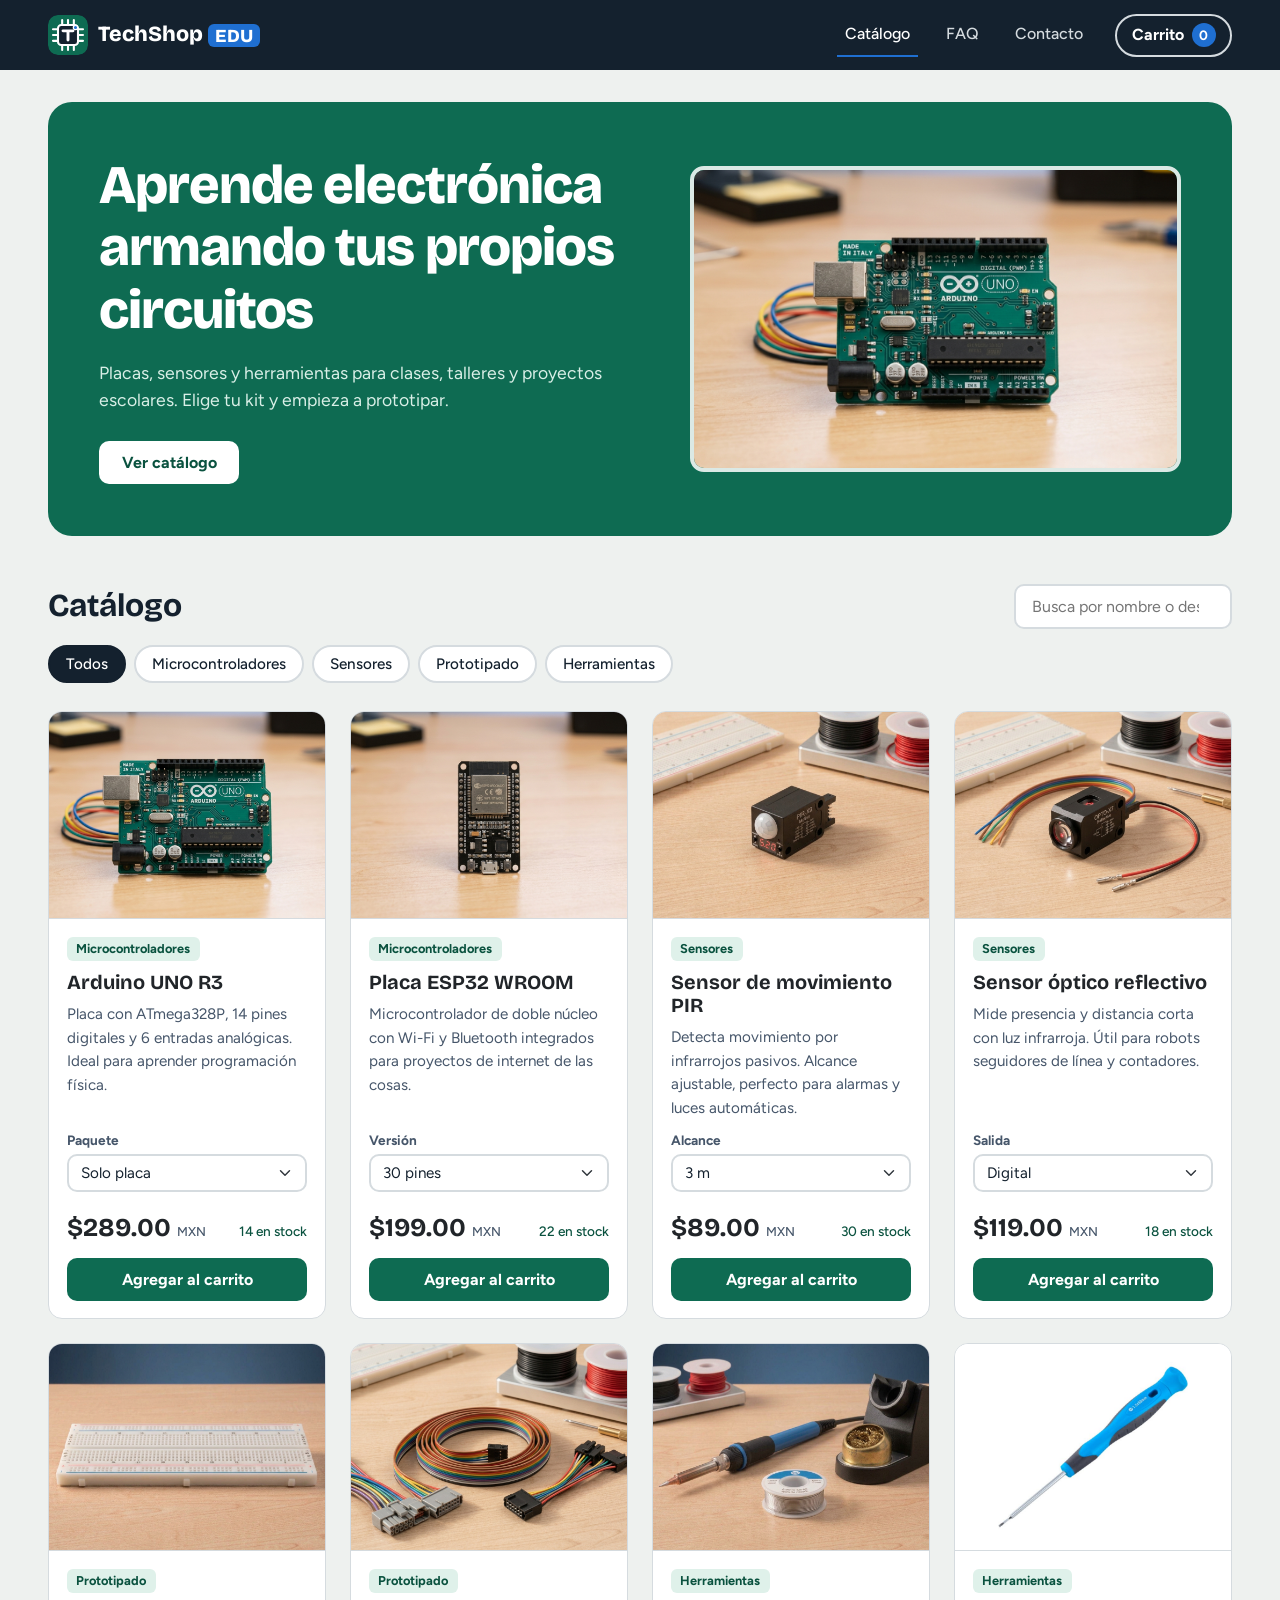
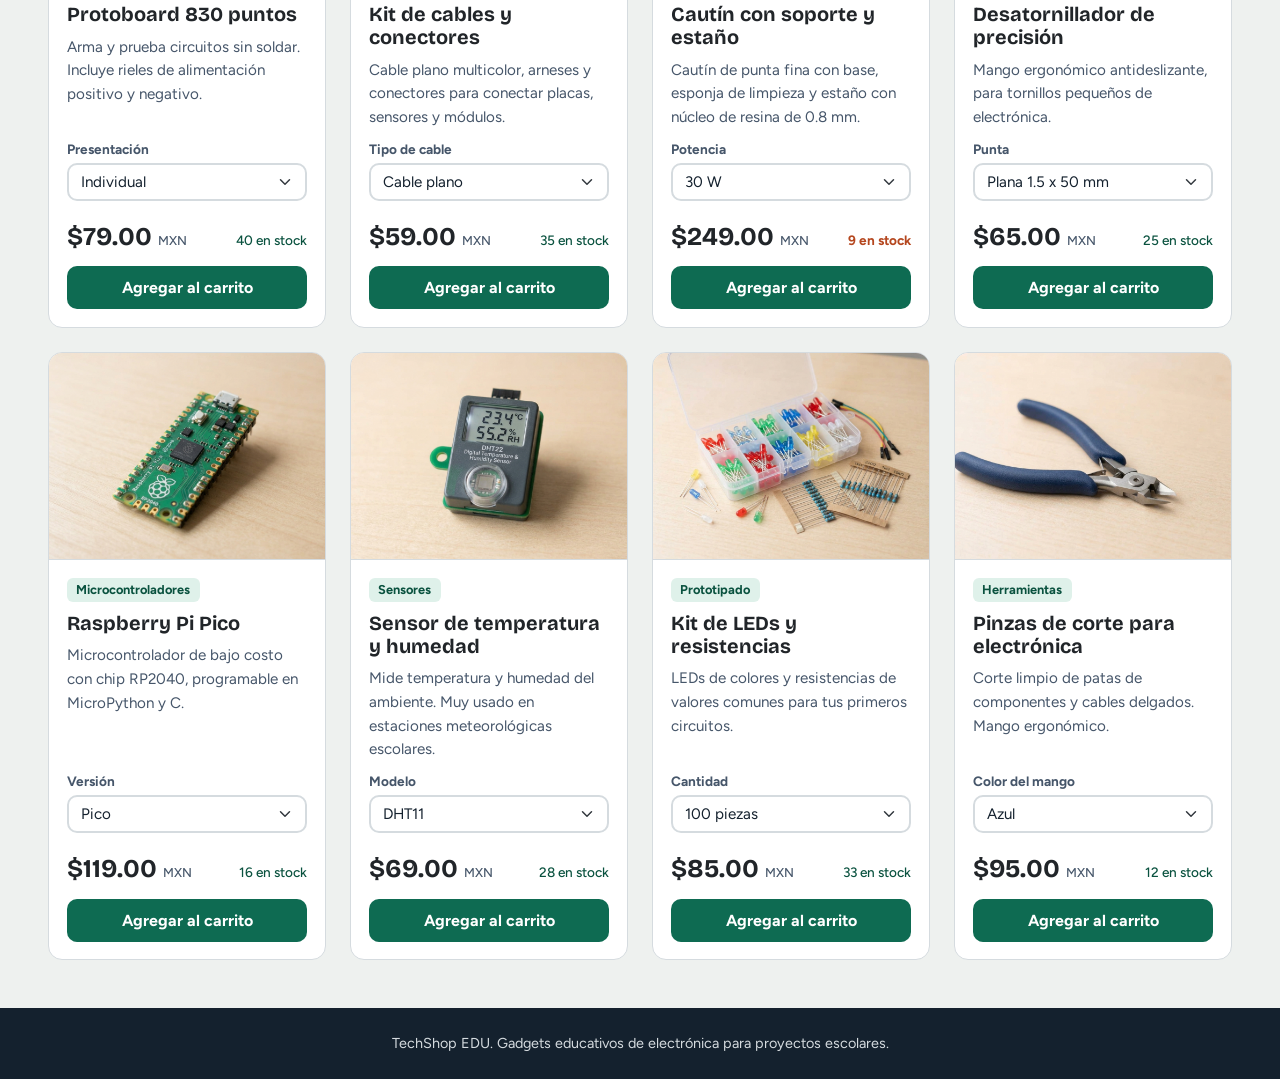
<file: tienda/tienda/index.html>
<!DOCTYPE html>
<html lang="es">
<head>
  <!-- Metadatos y configuración básica para el navegador -->
  <meta charset="UTF-8">
  <meta name="viewport" content="width=device-width, initial-scale=1">
  
  <!-- Título que se muestra en la pestaña del navegador -->
  <title>TechShop EDU | Gadgets educativos de electrónica</title>
  
  <!-- Icono (favicon) de la pestaña -->
  <link rel="icon" type="image/svg+xml" href="img/logo.svg">
  
  <!-- Fuentes de Google Fonts para la tipografía de la página -->
  <link rel="preconnect" href="https://fonts.googleapis.com">
  <link rel="preconnect" href="https://fonts.gstatic.com" crossorigin>
  <link href="https://fonts.googleapis.com/css2?family=Bricolage+Grotesque:wght@600;800&family=Figtree:wght@400;500;700&display=swap" rel="stylesheet">

  <!-- Estilos-->
  <link href="https://cdn.jsdelivr.net/npm/bootstrap@5.3.3/dist/css/bootstrap.min.css" rel="stylesheet">
  <link rel="stylesheet" href="css/estilos.css">
</head>
<body>

  <!-- ===== BARRA SUPERIOR (Nav) ===== -->
  <header>
    <nav class="navbar navbar-expand-lg barra" data-bs-theme="dark" aria-label="Principal">
      <a class="logo" href="index.html" aria-label="TechShop EDU, ir al inicio">
        <img src="img/logo.svg" alt="" width="40" height="40">
        <span class="logo__texto">TechShop <span class="logo__edu">EDU</span></span>
      </a>
      <!-- Botón del carrito-->
      <a class="btn-carrito order-1 order-lg-3" href="carrito.html" id="btn-carrito" aria-label="Ver carrito">
        Carrito
        <span class="badge" id="cart-badge">0</span>
      </a>

      <!-- Botón para abrir menú en dispositivos móviles-->
      <button class="navbar-toggler order-2 order-lg-4" type="button" data-bs-toggle="collapse" data-bs-target="#menu-principal"
              aria-controls="menu-principal" aria-expanded="false" aria-label="Abrir menú">
        <span class="navbar-toggler-icon"></span>
      </button>

      <!-- Enlaces principales del menú -->
      <div class="collapse navbar-collapse order-3 order-lg-2" id="menu-principal">
        <ul class="navbar-nav ms-lg-auto">
          <li class="nav-item"><a class="nav-link active" href="index.html" aria-current="page">Catálogo</a></li>
          <li class="nav-item"><a class="nav-link" href="faq.html">FAQ</a></li>
          <li class="nav-item"><a class="nav-link" href="contacto.html">Contacto</a></li>
        </ul>
      </div>
    </nav>
  </header>

  <!-- Main con el contenido principal-->
  <main>
    <!-- ===== PORTADA HERO===== -->
    <!-- Sección de bienvenida a la tienda -->
    <section class="portada">
      <div class="portada__texto">
        <h1>Aprende electrónica armando tus propios circuitos</h1>
        <p>Placas, sensores y herramientas para clases, talleres y proyectos escolares. Elige tu kit y empieza a prototipar.</p>
        <a class="btn btn--primario" href="#catalogo">Ver catálogo</a>
      </div>
      <!-- Imagen Hero-->
      <figure class="portada__imagen">
        <img src="img/arduino-uno.jpg" alt="Placa Arduino UNO sobre una mesa de trabajo">
      </figure>
    </section>

    <!-- ===== BUSCADOR Y FILTROS DEL CATÁLOGO ===== -->
    <section class="catalogo" id="catalogo">
      <div class="catalogo__cabecera">
        <h2>Catálogo</h2>
        <!-- Barra de búsqueda para filtrar productos por texto -->
        <label class="buscador">
          <span class="sr-only">Buscar productos</span>
          <input type="search" id="buscador" placeholder="Busca por nombre o descripción" autocomplete="off">
        </label>
      </div>

      <!-- Botones para filtrar los productos por categorías específicas -->
      <div class="filtros" role="group" aria-label="Filtrar por categoría">
        <button class="filtro is-activo" data-categoria="todos" aria-pressed="true">Todos</button>
        <button class="filtro" data-categoria="microcontroladores" aria-pressed="false">Microcontroladores</button>
        <button class="filtro" data-categoria="sensores" aria-pressed="false">Sensores</button>
        <button class="filtro" data-categoria="prototipado" aria-pressed="false">Prototipado</button>
        <button class="filtro" data-categoria="herramientas" aria-pressed="false">Herramientas</button>
      </div>

      <!-- Mensaje que se muestra solo si la búsqueda no arroja resultados -->
      <p class="vacio" id="sin-resultados" hidden>No encontramos productos con esa búsqueda. Prueba con otra palabra o elige "Todos".</p>

      <!-- ===== LISTA DE PRODUCTOS =====
           Contenedor donde se insertarán dinámicamente las tarjetas de los productos.
           Esto se genera desde el archivo js/catalogo.js -->
      <div class="grid" id="lista-productos"></div>

      <!-- Mensaje por si desactivan JS -->
      <noscript> 
        <p class="vacio">Para ver el catálogo necesitas activar JavaScript en tu navegador.</p>
      </noscript>
    </section>
  </main>

  <!-- ===== Notificación al agregar un producto al carrito (Solo sale al agregar y desaparece)===== -->
  <div class="toast-container position-fixed bottom-0 end-0 p-3">
    <div id="aviso-carrito" class="toast" role="status" aria-live="polite" aria-atomic="true">
      <div class="toast-header">
        <strong id="aviso-titulo" class="me-auto">Agregado al carrito</strong>
        <button type="button" class="btn-close" data-bs-dismiss="toast" aria-label="Cerrar aviso"></button>
      </div>
      <div class="toast-body">
        <p id="aviso-texto" class="mb-2"></p>
        <a id="aviso-enlace" href="carrito.html" class="btn btn--agregar">Ver carrito</a>
      </div>
    </div>
  </div>

  <!-- ===== Footer ===== -->
  <footer class="pie">
    <p>TechShop EDU. Gadgets educativos de electrónica para proyectos escolares.</p>
  </footer>

  <!-- ===== SCRIPTS ===== -->
  <!-- Librería de Bootstrap -->
  <script src="https://cdn.jsdelivr.net/npm/bootstrap@5.3.3/dist/js/bootstrap.bundle.min.js"></script>
  <!-- Script utilidades -->
  <script src="js/utilidades.js"></script>
  <!-- Script catalogo-->
  <script src="js/catalogo.js"></script>
</body>
</html>
</file>
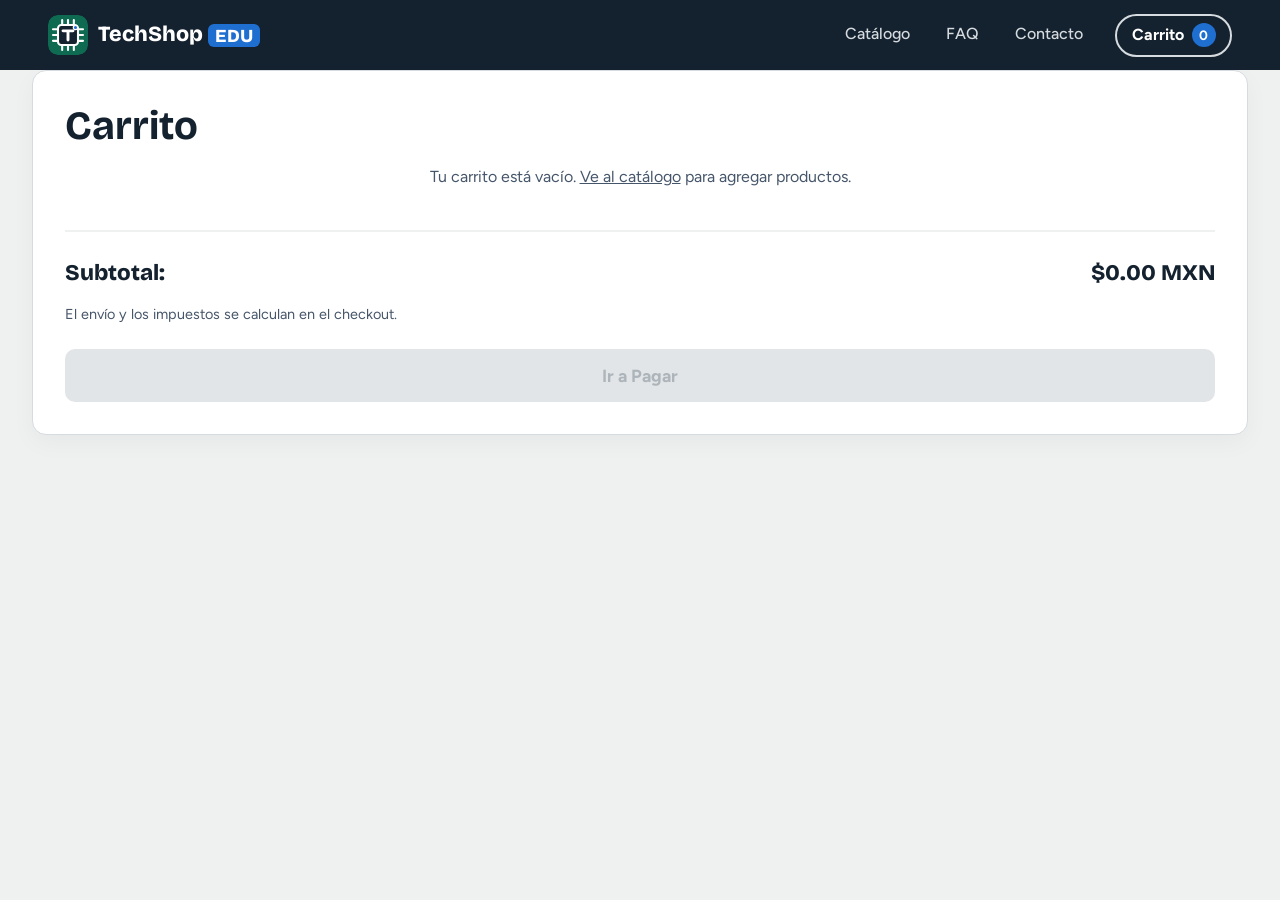
<file: tienda/tienda/carrito.html>
<!DOCTYPE html>
<html lang="es">

<head>
    <meta charset="UTF-8">
    <meta name="viewport" content="width=device-width, initial-scale=1.0">
    <title>TechShop EDU | Carrito</title>
    <link rel="icon" type="image/svg+xml" href="img/logo.svg">
    <link rel="preconnect" href="https://fonts.googleapis.com">
    <link rel="preconnect" href="https://fonts.gstatic.com" crossorigin>
    <link
        href="https://fonts.googleapis.com/css2?family=Bricolage+Grotesque:wght@600;800&family=Figtree:wght@400;500;700&display=swap"
        rel="stylesheet">
    <link href="https://cdn.jsdelivr.net/npm/bootstrap@5.3.3/dist/css/bootstrap.min.css" rel="stylesheet"
        integrity="sha384-QWTKZyjpPEjISv5WaRU9OFeRpok6YctnYmDr5pNlyT2bRjXh0JMhjY6hW+ALEwIH" crossorigin="anonymous">


    <link rel="stylesheet" href="css/estilos.css">
</head>

<body>
    <header>
        <nav class="navbar navbar-expand-lg barra" data-bs-theme="dark" aria-label="Principal">
            <a class="logo" href="index.html" aria-label="TechShop EDU, ir al inicio">
                <img src="img/logo.svg" alt="" width="40" height="40">
                <span class="logo__texto">TechShop <span class="logo__edu">EDU</span></span>
            </a>

            <!-- Botón del carrito: apunta a carrito.html y #cart-badge muestra cuántas piezas hay -->
            <a class="btn-carrito order-1 order-lg-3" href="carrito.html" id="btn-carrito" aria-label="Ver carrito">
                Carrito
                <span class="badge" id="cart-badge">0</span>
            </a>

            <button class="navbar-toggler order-2 order-lg-4" type="button" data-bs-toggle="collapse"
                data-bs-target="#menu-principal" aria-controls="menu-principal" aria-expanded="false"
                aria-label="Abrir menú">
                <span class="navbar-toggler-icon"></span>
            </button>

            <div class="collapse navbar-collapse order-3 order-lg-2" id="menu-principal">
                <ul class="navbar-nav ms-lg-auto">
                    <li class="nav-item"><a class="nav-link" href="index.html">Catálogo</a>
                    </li>
                    <li class="nav-item"><a class="nav-link" href="faq.html">FAQ</a></li>
                    <li class="nav-item"><a class="nav-link" href="contacto.html">Contacto</a></li>
                </ul>
            </div>
        </nav>
    </header>

    <!-- SECCION DEL CARRITO  -->
    <section class="carrito-seccion" id="carrito" aria-label="Carrito de compras">
        <h1>Carrito</h1>

        <div id="carrito-contenido" class="carrito__contenido">
            <p class="vacio" id="carrito-vacio">Tu carrito está vacío.</p>
        </div>

        <div class="carrito__totales">
            <div class="d-flex justify-content-between">
                <span>Subtotal:</span>
                <span id="carrito-total" aria-live="polite">$0.00</span>
            </div>
        </div>
        <p class="carrito__nota">El envío y los impuestos se calculan en el checkout.</p>


        <a href="checkout.html" class="btn btn--checkout" id="btn-checkout">Ir a Pagar</a>
    </section>
    <!-- FIN: SECCIÓN DEL CARRITO -->

    <script src="https://cdn.jsdelivr.net/npm/bootstrap@5.3.3/dist/js/bootstrap.bundle.min.js"></script>
    <script src="js/utilidades.js"></script>
    <script src="js/carrito.js"></script>
</body>

</html>
</file>
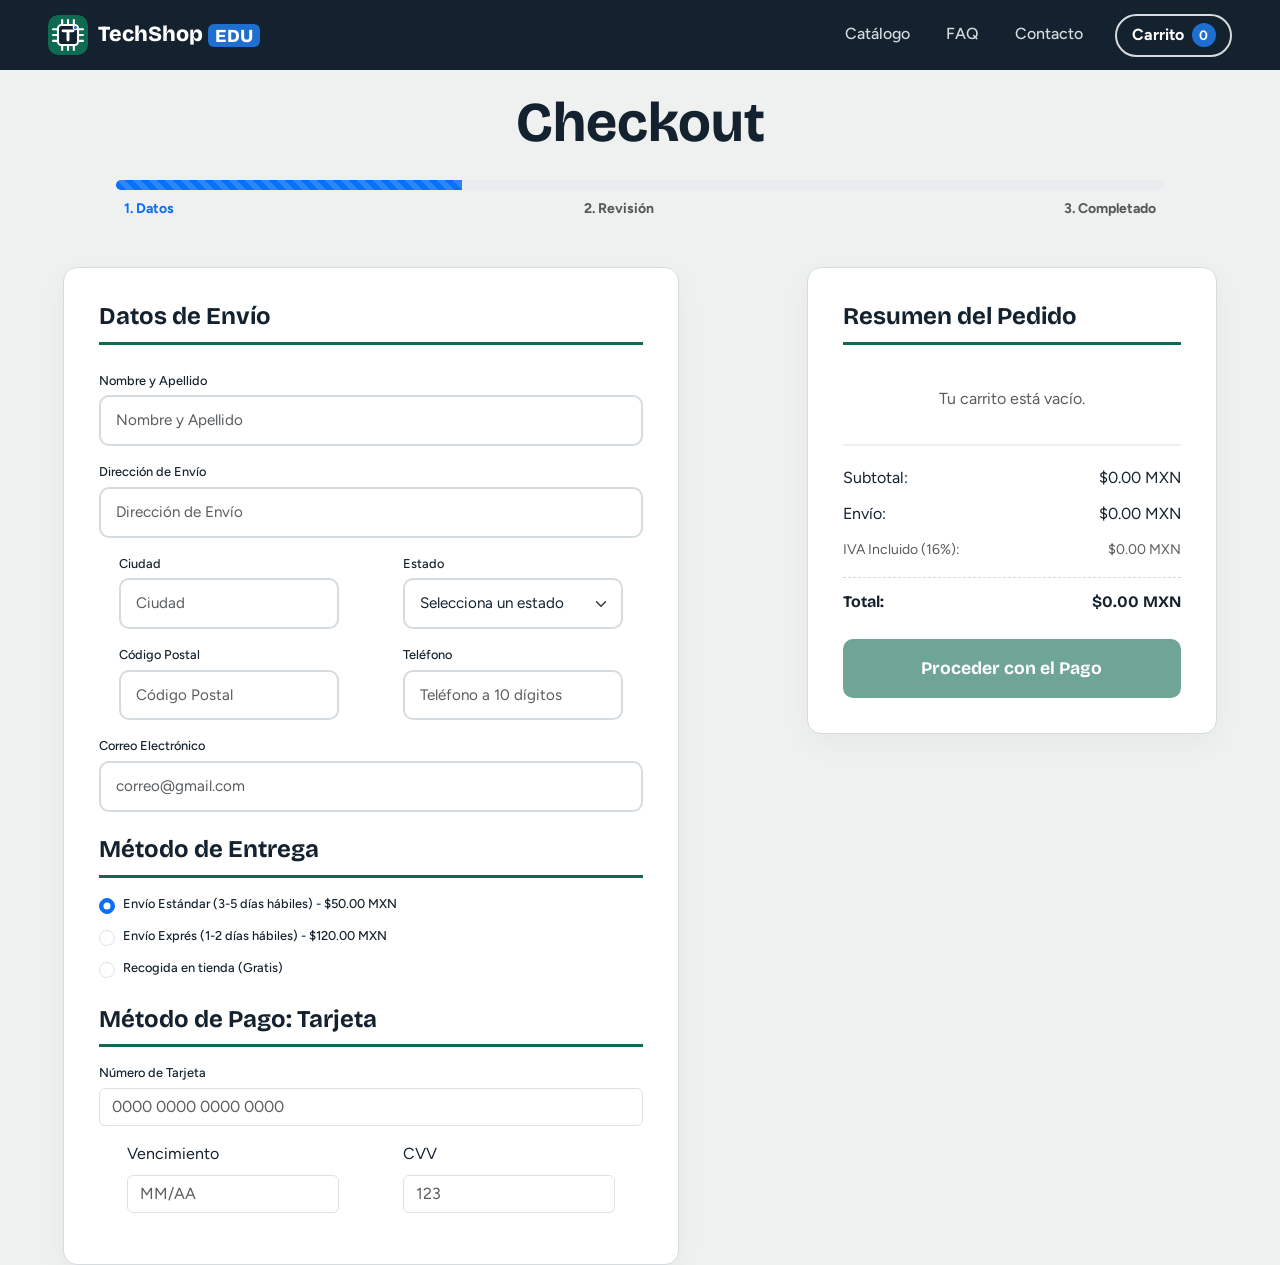
<file: tienda/tienda/checkout.html>
<!DOCTYPE html>
<html lang="es">

<head>
    <meta charset="UTF-8">
    <meta name="viewport" content="width=device-width, initial-scale=1.0">
    <title>TechShop EDU | Checkout</title>
    <link rel="icon" type="image/svg+xml" href="img/logo.svg">
    <link rel="preconnect" href="https://fonts.googleapis.com">
    <link rel="preconnect" href="https://fonts.gstatic.com" crossorigin>
    <link
        href="https://fonts.googleapis.com/css2?family=Bricolage+Grotesque:wght@600;800&family=Figtree:wght@400;500;700&display=swap"
        rel="stylesheet">
    <link href="https://cdn.jsdelivr.net/npm/bootstrap@5.3.3/dist/css/bootstrap.min.css" rel="stylesheet"
        integrity="sha384-QWTKZyjpPEjISv5WaRU9OFeRpok6YctnYmDr5pNlyT2bRjXh0JMhjY6hW+ALEwIH" crossorigin="anonymous">

    <link rel="stylesheet" href="css/estilos.css">
</head>

<body>
    <!-- Encabezado -->
    <header>
        <nav class="navbar navbar-expand-lg barra" data-bs-theme="dark" aria-label="Principal">
            <a class="logo" href="index.html" aria-label="TechShop EDU, ir al inicio">
                <img src="img/logo.svg" alt="" width="40" height="40">
                <span class="logo__texto">TechShop <span class="logo__edu">EDU</span></span>
            </a>

            <!-- Botón del carrito: apunta a carrito.html y #cart-badge muestra cuántas piezas hay -->
            <a class="btn-carrito order-1 order-lg-3" href="carrito.html" id="btn-carrito" aria-label="Ver carrito">
                Carrito
                <span class="badge" id="cart-badge">0</span>
            </a>

            <button class="navbar-toggler order-2 order-lg-4" type="button" data-bs-toggle="collapse"
                data-bs-target="#menu-principal" aria-controls="menu-principal" aria-expanded="false"
                aria-label="Abrir menú">
                <span class="navbar-toggler-icon"></span>
            </button>

            <div class="collapse navbar-collapse order-3 order-lg-2" id="menu-principal">
                <ul class="navbar-nav ms-lg-auto">
                    <li class="nav-item"><a class="nav-link" href="index.html">Catálogo</a>
                    </li>
                    <li class="nav-item"><a class="nav-link" href="faq.html">FAQ</a></li>
                    <li class="nav-item"><a class="nav-link" href="contacto.html">Contacto</a></li>
                </ul>
            </div>
        </nav>
    </header>

    <!-- Pagina principal -->
    <div class="container-fluid d-flex justify-content-center">
        <div class="contenido-principal row justify-content-center align-items-start m-0">
            <main class="">

                <h1 class="titulo text-center mb-4">Checkout</h1>

                <!-- Barra de Progreso -->
                <div class="position-relative mb-5 w-100 px-md-5" id="checkout-progress">
                    <div class="progress" role="progressbar" aria-label="Progreso del checkout" aria-valuenow="33" aria-valuemin="0" aria-valuemax="100" style="height: 10px;">
                        <div class="progress-bar progress-bar-striped progress-bar-animated bg-primary" id="barra-progreso" style="width: 33%"></div>
                    </div>
                    <div class="d-flex justify-content-between mt-2 text-muted small fw-bold px-2">
                        <span id="paso-1" class="text-primary">1. Datos</span>
                        <span id="paso-2">2. Revisión</span>
                        <span id="paso-3">3. Completado</span>
                    </div>
                </div>

                <!-- Fila principal que contiene las dos columnas (Formulario e Izquierda / Resumen a la Derecha) -->
                <div class="columnas row justify-content-between">

                    <!-- Columna Izquierda: Formulario de Envío y Pago -->
                    <div class="columna-envio col-12 col-md-7">
                        <div class="formulario">
                            <h3 class="">Datos de Envío</h3>
                            <form id="checkout-form">
                                <div class="campo-envio">
                                    <label for="nombre">Nombre y Apellido</label>
                                    <input type="text" id="nombre" name="nombre" class="input-envio form-control" placeholder="Nombre y Apellido"
                                        required>
                                </div>

                                <div class="campo-envio">
                                    <label for="direccion">Dirección de Envío</label>
                                    <input type="text" id="direccion" name="direccion" class="input-envio form-control"
                                        placeholder="Dirección de Envío" required>
                                </div>

                                <!-- Fila 1: Ciudad y Estado -->
                                <div class="row">
                                    <div class="col-12 col-sm-6 campo-envio">
                                        <label for="ciudad">Ciudad</label>
                                        <input type="text" id="ciudad" name="ciudad" class="input-envio form-control w-100" placeholder="Ciudad"
                                            required>
                                    </div>
                                    <div class="col-12 col-sm-6 campo-envio">
                                        <label for="estado">Estado</label>
                                        <select id="estado" name="estado" class="input-envio form-select w-100" required>
                                            <option value="" disabled selected>Selecciona un estado</option>
                                            <option value="Aguascalientes">Aguascalientes</option>
                                            <option value="Baja California">Baja California</option>
                                            <option value="Baja California Sur">Baja California Sur</option>
                                            <option value="Campeche">Campeche</option>
                                            <option value="Chiapas">Chiapas</option>
                                            <option value="Chihuahua">Chihuahua</option>
                                            <option value="Ciudad de México">Ciudad de México</option>

                                            <option value="Coahuila">Coahuila</option>
                                            <option value="Colima">Colima</option>
                                            <option value="Durango">Durango</option>
                                            <option value="Estado de México">Estado de México</option>
                                            <option value="Guanajuato">Guanajuato</option>
                                            <option value="Guerrero">Guerrero</option>
                                            <option value="Hidalgo">Hidalgo</option>
                                            <option value="Jalisco">Jalisco</option>
                                            <option value="Michoacán">Michoacán</option>
                                            <option value="Morelos">Morelos</option>
                                            <option value="Nayarit">Nayarit</option>
                                            <option value="Nuevo León">Nuevo León</option>
                                            <option value="Oaxaca">Oaxaca</option>
                                            <option value="Puebla">Puebla</option>
                                            <option value="Querétaro">Querétaro</option>
                                            <option value="Quintana Roo">Quintana Roo</option>
                                            <option value="San Luis Potosí">San Luis Potosí</option>
                                            <option value="Sinaloa">Sinaloa</option>
                                            <option value="Sonora">Sonora</option>
                                            <option value="Tabasco">Tabasco</option>
                                            <option value="Tamaulipas">Tamaulipas</option>
                                            <option value="Tlaxcala">Tlaxcala</option>
                                            <option value="Veracruz">Veracruz</option>
                                            <option value="Yucatán">Yucatán</option>
                                            <option value="Zacatecas">Zacatecas</option>
                                        </select>
                                    </div>
                                </div>

                                <!-- Fila 2: Código Postal y Teléfono -->
                                <div class="row">
                                    <div class="col-12 col-sm-6 campo-envio">
                                        <label for="cp">Código Postal</label>
                                        <input type="text" id="cp" name="cp" class="input-envio form-control w-100" placeholder="Código Postal"
                                            minlength="5" maxlength="5" pattern="\d{5}" title="El código postal debe ser de exactamente 5 dígitos" required>
                                    </div>
                                    <div class="col-12 col-sm-6 campo-envio">
                                        <label for="telefono">Teléfono</label>
                                        <input type="tel" id="telefono" name="telefono" class="input-envio form-control w-100" placeholder="Teléfono a 10 dígitos"
                                            minlength="10" maxlength="10" pattern="\d{10}" title="El teléfono debe tener exactamente 10 dígitos" required>
                                    </div>
                                </div>

                                <div class="campo-envio">
                                    <label for="correo">Correo Electrónico</label>
                                    <input type="email" id="correo" name="correo" class="input-envio form-control" placeholder="correo@gmail.com"
                                        required>
                                </div>

                                <!-- Método de Entrega -->
                                <h3 class="mb-3 mt-4">Método de Entrega</h3>
                                <div class="campo-envio mb-4">
                                    <div class="form-check mb-2">
                                        <input class="form-check-input" type="radio" name="metodoEntrega" id="entrega-estandar" value="estandar" checked required>
                                        <label class="form-check-label" for="entrega-estandar">
                                            Envío Estándar (3-5 días hábiles) - $50.00 MXN
                                        </label>
                                    </div>
                                    <div class="form-check mb-2">
                                        <input class="form-check-input" type="radio" name="metodoEntrega" id="entrega-expres" value="expres">
                                        <label class="form-check-label" for="entrega-expres">
                                            Envío Exprés (1-2 días hábiles) - $120.00 MXN
                                        </label>
                                    </div>
                                    <div class="form-check mb-2">
                                        <input class="form-check-input" type="radio" name="metodoEntrega" id="entrega-tienda" value="tienda">
                                        <label class="form-check-label" for="entrega-tienda">
                                            Recogida en tienda (Gratis)
                                        </label>
                                    </div>
                                </div>

                                <h3 class="mb-3">Método de Pago: Tarjeta</h3>

                                <!-- Campos de Tarjeta -->
                                <div id="seccion-tarjeta">
                                    <div class="campo-envio mb-3">
                                        <label for="tarjeta" class="form-label">Número de Tarjeta</label>
                                        <input type="text" id="tarjeta" name="tarjeta" class="form-control"
                                            placeholder="0000 0000 0000 0000" maxlength="19" minlength="19"
                                            title="Ingresa los 16 dígitos de la tarjeta" required>
                                    </div>
                                    <div class="row g-2 mb-3">
                                        <div class="col-6">
                                            <label for="expiracion" class="form-label">Vencimiento</label>
                                            <input type="text" id="expiracion" name="expiracion" class="form-control" placeholder="MM/AA"
                                                maxlength="5" pattern="(0[1-9]|1[0-2])\/[0-9]{2}"
                                                title="Formato de expiración MM/AA válido" required>
                                        </div>
                                        <div class="col-6">
                                            <label for="cvv" class="form-label">CVV</label>
                                            <input type="password" id="cvv" name="cvv" class="form-control" placeholder="123"
                                                maxlength="4" pattern="\d{3,4}" title="CVV de 3 o 4 dígitos" required>
                                        </div>
                                    </div>
                                </div>
                            </form>
                        </div>
                    </div>

                    <!-- Columna Derecha: Resumen del Pedido -->
                    <div class="columna-resumen col-12 col-md-5">
                        <aside class="formulario">
                            <h3>Resumen del Pedido</h3>

                            <div id="checkout-items-list" class="lista-productos">
                                <!--aca se cargan los productos del carrito desde el Java emi-->
                            </div>

                            <div class="totales">
                                <div class="d-flex justify-content-between">
                                    <span>Subtotal:</span>
                                    <span id="subtotal">$0.00</span>
                                </div>
                                <div class="d-flex justify-content-between">
                                    <span>Envío:</span>
                                    <span id="envio">$0.00</span>
                                </div>
                                <div class="d-flex justify-content-between text-muted">
                                    <small>IVA Incluido (16%):</small>
                                    <small id="impuestos">$0.00</small>
                                </div>
                                <div class="d-flex justify-content-between total-final">
                                    <strong>Total:</strong>
                                    <strong id="checkout-total">$0.00 MXN</strong>
                                </div>
                            </div>

                            <button type="submit" id="btn-pagar" form="checkout-form">Proceder con el Pago</button>
                        </aside>
                    </div>

                </div>

            </main>
        </div>
    </div>

    <!-- Modal de Resumen de Compra -->
    <div class="modal fade" id="modalResumenCompra" tabindex="-1" aria-labelledby="modalResumenLabel" aria-hidden="true" data-bs-backdrop="static">
        <div class="modal-dialog modal-dialog-centered modal-lg">
            <div class="modal-content p-4">
                <div class="modal-header border-0 pb-0">
                    <h3 class="modal-title fw-bold" id="modalResumenLabel">Revisa tu Pedido</h3>
                    <button type="button" class="btn-close" data-bs-dismiss="modal" aria-label="Cerrar"></button>
                </div>
                <div class="modal-body">
                    <div id="resumen-contenido-modal">
                        <!-- Llenado dinámicamente con JS -->
                    </div>
                </div>
                <div class="modal-footer border-0 pt-0">
                    <button type="button" class="btn btn-secondary" data-bs-dismiss="modal">Editar Datos</button>
                    <button type="button" class="btn btn-primary fw-bold px-4" id="btn-confirmar-pedido">Confirmar Pedido</button>
                </div>
            </div>
        </div>
    </div>

    <!-- Confirmación de Compra -->
    <div class="modal fade" id="modalConfirmacion" tabindex="-1" aria-labelledby="modalConfirmacionLabel"
        aria-hidden="true" data-bs-backdrop="static">
        <div class="modal-dialog modal-dialog-centered">
            <div class="modal-content text-center p-4">
                <div class="modal-body">
                    <div class="mb-3 text-success">
                        <svg xmlns="http://www.w3.org/2000/svg" width="72" height="72" fill="currentColor"
                            class="bi bi-check-circle-fill" viewBox="0 0 16 16">
                            <path
                                d="M16 8A8 8 0 1 1 0 8a8 8 0 0 1 16 0zm-3.97-3.03a.75.75 0 0 0-1.08.022L7.477 9.417 5.384 7.323a.75.75 0 0 0-1.06 1.06L6.97 11.03a.75.75 0 0 0 1.079-.02l5-5.25a.75.75 0 0 0-.005-1.058z" />
                        </svg>
                    </div>
                    <h3 class="modal-title fw-bold mb-2" id="modalConfirmacionLabel">¡Compra Confirmada!</h3>
                    <p class="text-muted mb-1">Tu número de orden es:</p>
                    <h4 class="fw-bold text-primary mb-3" id="numero-orden-modal">ORD-000000</h4>
                    <p class="small text-muted mb-4">¡Gracias por tu compra!</p>
                    <button type="button" class="btn btn-primary px-4 fw-bold" id="btn-volver-inicio">Volver a la
                        Tienda</button>
                </div>
            </div>
        </div>
    </div>

    <script src="https://cdn.jsdelivr.net/npm/bootstrap@5.3.3/dist/js/bootstrap.bundle.min.js"
        integrity="sha384-YvpcrYf0tY3lHB60NNkmXc5s9fDVZLESaAA55NDzOxhy9GkcIdslK1eN7N6jIeHz"
        crossorigin="anonymous"></script>
    <script src="js/utilidades.js"></script>
    <script src="js/checkout.js"></script>
</body>

</html>
</file>
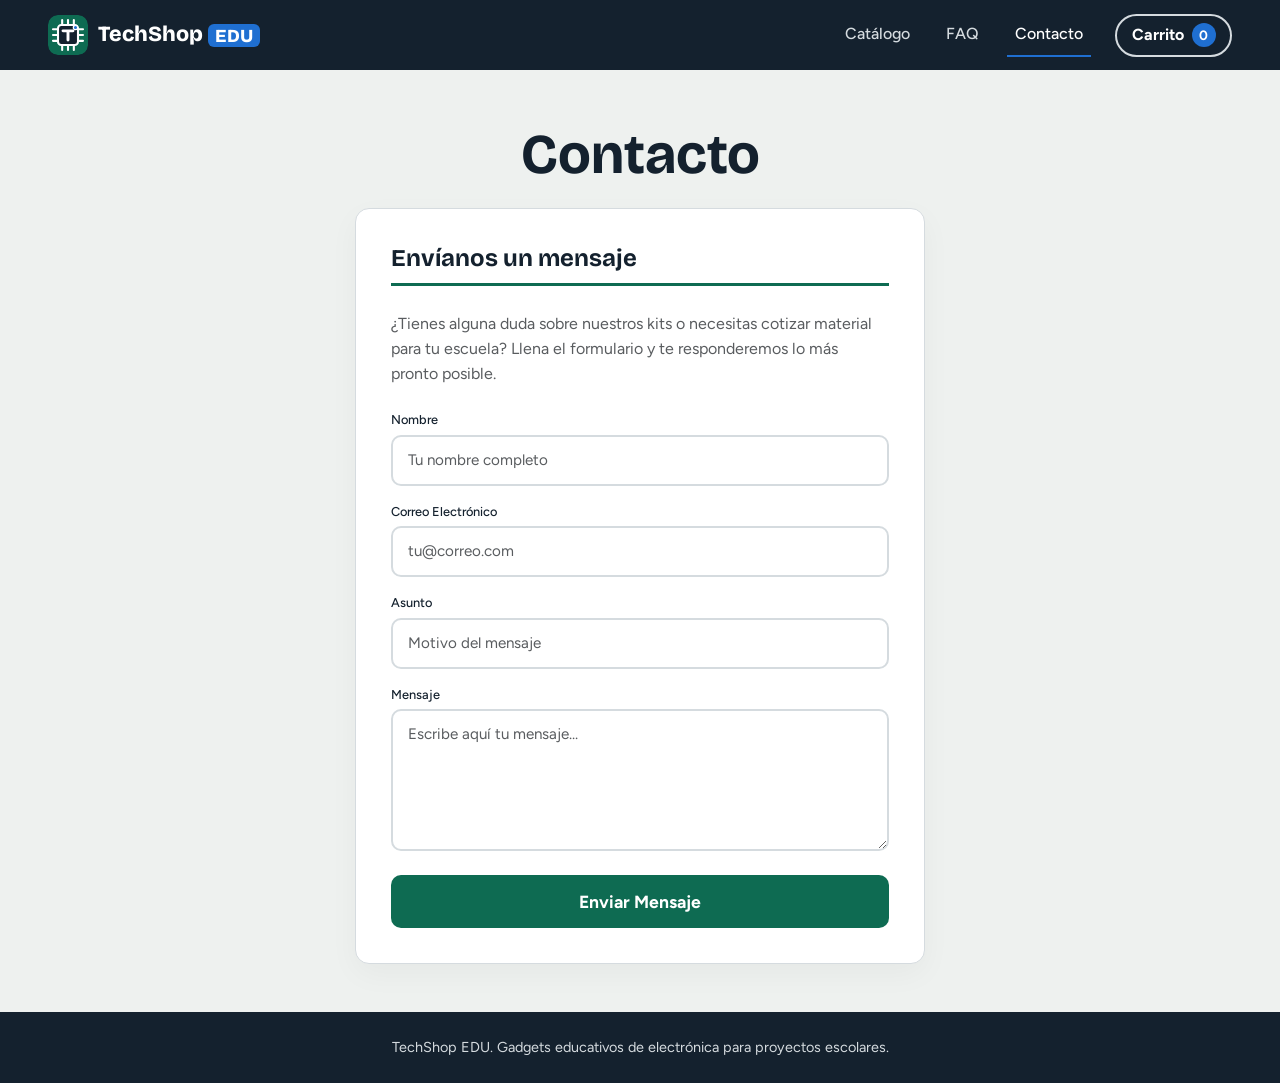
<file: tienda/tienda/contacto.html>
<!DOCTYPE html>
<html lang="es">

<head>
    <meta charset="UTF-8">
    <meta name="viewport" content="width=device-width, initial-scale=1.0">
    <title>TechShop EDU | Contacto</title>
    <link rel="icon" type="image/svg+xml" href="img/logo.svg">
    <link rel="preconnect" href="https://fonts.googleapis.com">
    <link rel="preconnect" href="https://fonts.gstatic.com" crossorigin>
    <link href="https://fonts.googleapis.com/css2?family=Bricolage+Grotesque:wght@600;800&family=Figtree:wght@400;500;700&display=swap" rel="stylesheet">
    
    <!-- Bootstrap 5 -->
    <link href="https://cdn.jsdelivr.net/npm/bootstrap@5.3.3/dist/css/bootstrap.min.css" rel="stylesheet"
        integrity="sha384-QWTKZyjpPEjISv5WaRU9OFeRpok6YctnYmDr5pNlyT2bRjXh0JMhjY6hW+ALEwIH" crossorigin="anonymous">

    <!-- Estilos propios -->
    <link rel="stylesheet" href="css/estilos.css">
</head>

<body>
    <!-- Encabezado -->
    <header>
        <nav class="navbar navbar-expand-lg barra" data-bs-theme="dark" aria-label="Principal">
            <a class="logo" href="index.html" aria-label="TechShop EDU, ir al inicio">
                <img src="img/logo.svg" alt="" width="40" height="40">
                <span class="logo__texto">TechShop <span class="logo__edu">EDU</span></span>
            </a>

            <!-- Botón del carrito -->
            <a class="btn-carrito order-1 order-lg-3" href="carrito.html" id="btn-carrito" aria-label="Ver carrito">
                Carrito
                <span class="badge" id="cart-badge">0</span>
            </a>

            <button class="navbar-toggler order-2 order-lg-4" type="button" data-bs-toggle="collapse"
                data-bs-target="#menu-principal" aria-controls="menu-principal" aria-expanded="false"
                aria-label="Abrir menú">
                <span class="navbar-toggler-icon"></span>
            </button>

            <div class="collapse navbar-collapse order-3 order-lg-2" id="menu-principal">
                <ul class="navbar-nav ms-lg-auto">
                    <li class="nav-item"><a class="nav-link" href="index.html">Catálogo</a></li>
                    <li class="nav-item"><a class="nav-link" href="faq.html">FAQ</a></li>
                    <li class="nav-item"><a class="nav-link active" href="contacto.html" aria-current="page">Contacto</a></li>
                </ul>
            </div>
        </nav>
    </header>

    <!-- Pagina principal -->
    <div class="container-fluid d-flex justify-content-center" style="margin-top: 2rem; margin-bottom: 3rem;">
        <div class="contenido-principal row justify-content-center align-items-start m-0 w-100">
            <main class="col-12 col-md-8 col-lg-6">
                <h1 class="titulo text-center">Contacto</h1>
                <div class="formulario">
                    <h3>Envíanos un mensaje</h3>
                    <p class="text-muted mb-4">¿Tienes alguna duda sobre nuestros kits o necesitas cotizar material para tu escuela? Llena el formulario y te responderemos lo más pronto posible.</p>
                    
                    <form id="contacto-form" novalidate>
                        <div class="campo-envio">
                            <label for="nombre">Nombre</label>
                            <input type="text" id="nombre" name="nombre" class="input-envio form-control" placeholder="Tu nombre completo" required>
                        </div>
                        
                        <div class="campo-envio">
                            <label for="correo">Correo Electrónico</label>
                            <input type="email" id="correo" name="correo" class="input-envio form-control" placeholder="tu@correo.com" required>
                        </div>
                        
                        <div class="campo-envio">
                            <label for="asunto">Asunto</label>
                            <input type="text" id="asunto" name="asunto" class="input-envio form-control" placeholder="Motivo del mensaje" required>
                        </div>
                        
                        <div class="campo-envio" style="margin-bottom: 1.5rem;">
                            <label for="mensaje">Mensaje</label>
                            <textarea id="mensaje" name="mensaje" class="input-envio form-control" rows="5" placeholder="Escribe aquí tu mensaje..." required></textarea>
                        </div>
                        
                        <button type="submit" class="btn btn--agregar w-100" style="font-size: 1.1rem; padding: 1rem;">Enviar Mensaje</button>
                    </form>
                </div>
            </main>
        </div>
    </div>

    <!-- Modal de confirmación -->
    <div class="modal fade" id="modalContacto" tabindex="-1" aria-labelledby="modalContactoLabel" aria-hidden="true">
        <div class="modal-dialog modal-dialog-centered">
            <div class="modal-content text-center p-4">
                <div class="modal-body">
                    <div class="mb-3 text-success">
                        <svg xmlns="http://www.w3.org/2000/svg" width="72" height="72" fill="currentColor" class="bi bi-envelope-check-fill" viewBox="0 0 16 16">
                            <path d="M.05 3.555A2 2 0 0 1 2 2h12a2 2 0 0 1 1.95 1.555L8 8.414.05 3.555ZM0 4.697v7.104l5.803-3.558L0 4.697ZM6.761 8.83l-6.57 4.026A2 2 0 0 0 2 14h6.256A4.493 4.493 0 0 1 8 12.5a4.49 4.49 0 0 1 1.606-3.446l-.367-.225L8 9.586l-1.239-.757ZM16 4.697v4.974A4.491 4.491 0 0 0 12.5 8a4.49 4.49 0 0 0-1.965.45l-.338-.207L16 4.697Z"/>
                            <path d="M16 12.5a3.5 3.5 0 1 1-7 0 3.5 3.5 0 0 1 7 0Zm-1.993-1.679a.5.5 0 0 0-.686.172l-1.17 1.95-.547-.547a.5.5 0 0 0-.708.708l.774.773a.75.75 0 0 0 1.174-.144l1.335-2.226a.5.5 0 0 0-.172-.686Z"/>
                        </svg>
                    </div>
                    <h3 class="modal-title fw-bold mb-2" id="modalContactoLabel">¡Mensaje Enviado!</h3>
                    <p class="text-muted mb-4">Gracias por comunicarte con nosotros. Te responderemos en breve a tu correo electrónico.</p>
                    <button type="button" class="btn btn-primary px-4 fw-bold" data-bs-dismiss="modal">Entendido</button>
                </div>
            </div>
        </div>
    </div>

    <!-- Pie de página -->
    <footer class="pie">
        <p>TechShop EDU. Gadgets educativos de electrónica para proyectos escolares.</p>
    </footer>

    <!-- Scripts -->
    <script src="https://cdn.jsdelivr.net/npm/bootstrap@5.3.3/dist/js/bootstrap.bundle.min.js"
        integrity="sha384-YvpcrYf0tY3lHB60NNkmXc5s9fDVZLESaAA55NDzOxhy9GkcIdslK1eN7N6jIeHz"
        crossorigin="anonymous"></script>
    <script src="js/utilidades.js"></script>
    <script>
        document.addEventListener('DOMContentLoaded', () => {
            const form = document.getElementById('contacto-form');
            if (form) {
                form.addEventListener('submit', (e) => {
                    e.preventDefault();
                    
                    if (!form.checkValidity()) {
                        form.classList.add('was-validated');
                        return;
                    }
                    
                    // Simular envío exitoso
                    const modalEl = document.getElementById('modalContacto');
                    if (modalEl && typeof bootstrap !== 'undefined') {
                        const modal = new bootstrap.Modal(modalEl);
                        modal.show();
                        form.reset();
                        form.classList.remove('was-validated');
                    } else {
                        alert('¡Mensaje enviado exitosamente!');
                        form.reset();
                    }
                });
            }
        });
    </script>
</body>
</html>
</file>
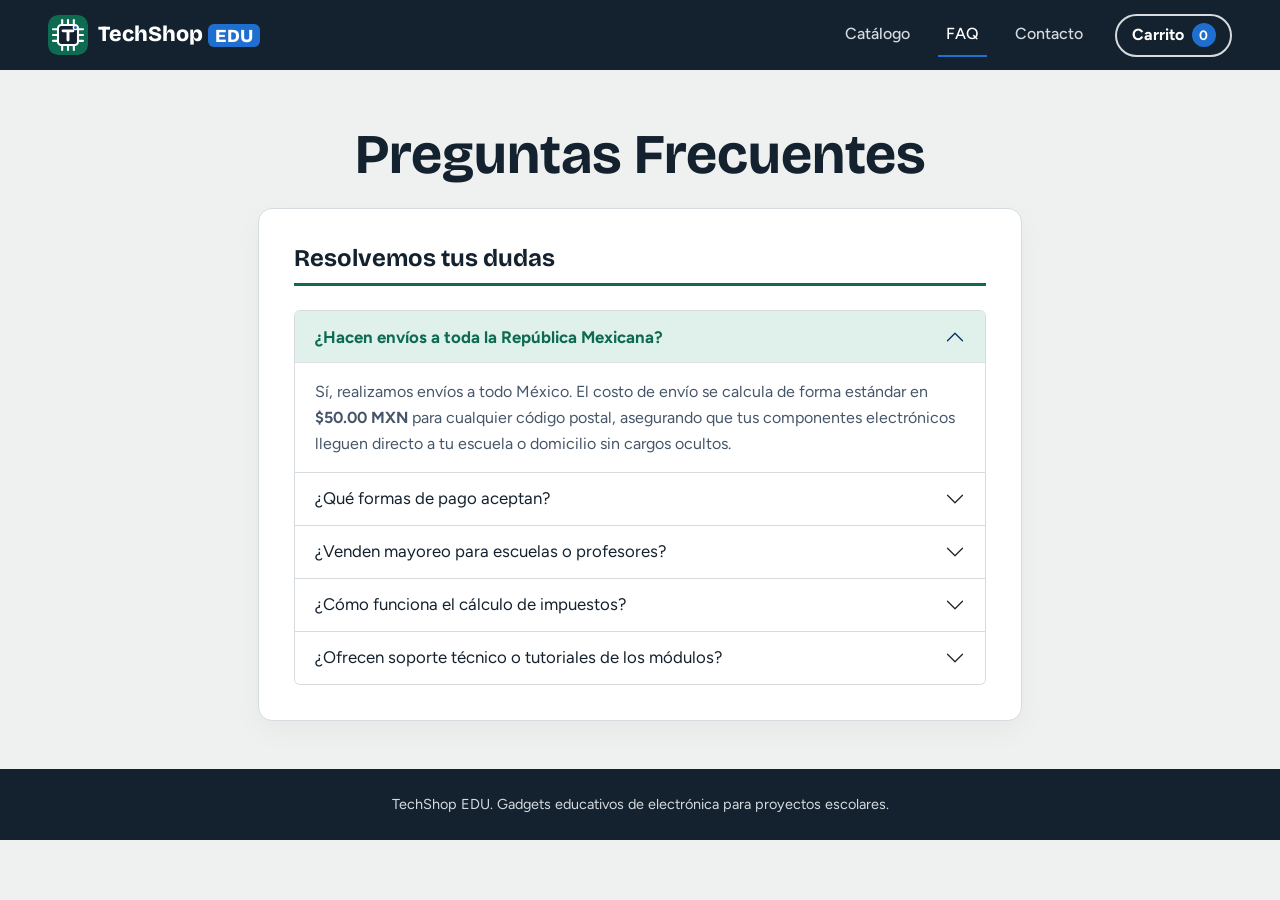
<file: tienda/tienda/faq.html>
<!DOCTYPE html>
<html lang="es">

<head>
    <meta charset="UTF-8">
    <meta name="viewport" content="width=device-width, initial-scale=1.0">
    <title>TechShop EDU | Preguntas Frecuentes (FAQ)</title>
    <link rel="icon" type="image/svg+xml" href="img/logo.svg">
    <link rel="preconnect" href="https://fonts.googleapis.com">
    <link rel="preconnect" href="https://fonts.gstatic.com" crossorigin>
    <link href="https://fonts.googleapis.com/css2?family=Bricolage+Grotesque:wght@600;800&family=Figtree:wght@400;500;700&display=swap" rel="stylesheet">
    
    <!-- Bootstrap 5 -->
    <link href="https://cdn.jsdelivr.net/npm/bootstrap@5.3.3/dist/css/bootstrap.min.css" rel="stylesheet"
        integrity="sha384-QWTKZyjpPEjISv5WaRU9OFeRpok6YctnYmDr5pNlyT2bRjXh0JMhjY6hW+ALEwIH" crossorigin="anonymous">

    <!-- Estilos propios -->
    <link rel="stylesheet" href="css/estilos.css">
    
    <style>
        .accordion-button {
            font-family: var(--fuente-texto);
            font-size: 1.05rem;
            color: var(--tinta);
        }
        .accordion-button:not(.collapsed) {
            background-color: #dff1ea;
            color: #0e6b52;
            font-weight: 700;
        }
        .accordion-button:focus {
            box-shadow: 0 0 0 0.25rem rgba(14, 107, 82, 0.25);
            border-color: #0e6b52;
        }
        .accordion-item {
            border-color: var(--estano);
        }
        .accordion-body {
            font-family: var(--fuente-texto);
            color: #46566a;
            line-height: 1.6;
        }
    </style>
</head>

<body>
    <!-- Encabezado -->
    <header>
        <nav class="navbar navbar-expand-lg barra" data-bs-theme="dark" aria-label="Principal">
            <a class="logo" href="index.html" aria-label="TechShop EDU, ir al inicio">
                <img src="img/logo.svg" alt="" width="40" height="40">
                <span class="logo__texto">TechShop <span class="logo__edu">EDU</span></span>
            </a>

            <!-- Botón del carrito -->
            <a class="btn-carrito order-1 order-lg-3" href="carrito.html" id="btn-carrito" aria-label="Ver carrito">
                Carrito
                <span class="badge" id="cart-badge">0</span>
            </a>

            <button class="navbar-toggler order-2 order-lg-4" type="button" data-bs-toggle="collapse"
                data-bs-target="#menu-principal" aria-controls="menu-principal" aria-expanded="false"
                aria-label="Abrir menú">
                <span class="navbar-toggler-icon"></span>
            </button>

            <div class="collapse navbar-collapse order-3 order-lg-2" id="menu-principal">
                <ul class="navbar-nav ms-lg-auto">
                    <li class="nav-item"><a class="nav-link" href="index.html">Catálogo</a></li>
                    <li class="nav-item"><a class="nav-link active" href="faq.html" aria-current="page">FAQ</a></li>
                    <li class="nav-item"><a class="nav-link" href="contacto.html">Contacto</a></li>
                </ul>
            </div>
        </nav>
    </header>

    <!-- Pagina principal -->
    <div class="container-fluid d-flex justify-content-center" style="margin-top: 2rem; margin-bottom: 3rem;">
        <div class="contenido-principal row justify-content-center align-items-start m-0 w-100">
            <main class="col-12 col-md-10 col-lg-8">
                <h2 class="titulo text-center">Preguntas Frecuentes</h2>
                <div class="formulario">
                    <h3 class="mb-4">Resolvemos tus dudas</h3>
                    
                    <div class="accordion" id="accordionFAQ">
                        
                        <!-- Pregunta 1 -->
                        <div class="accordion-item">
                            <h2 class="accordion-header" id="headingOne">
                                <button class="accordion-button" type="button" data-bs-toggle="collapse" data-bs-target="#collapseOne" aria-expanded="true" aria-controls="collapseOne">
                                    ¿Hacen envíos a toda la República Mexicana?
                                </button>
                            </h2>
                            <div id="collapseOne" class="accordion-collapse collapse show" aria-labelledby="headingOne" data-bs-parent="#accordionFAQ">
                                <div class="accordion-body">
                                    Sí, realizamos envíos a todo México. El costo de envío se calcula de forma estándar en <strong>$50.00 MXN</strong> para cualquier código postal, asegurando que tus componentes electrónicos lleguen directo a tu escuela o domicilio sin cargos ocultos.
                                </div>
                            </div>
                        </div>

                        <!-- Pregunta 2 -->
                        <div class="accordion-item">
                            <h2 class="accordion-header" id="headingTwo">
                                <button class="accordion-button collapsed" type="button" data-bs-toggle="collapse" data-bs-target="#collapseTwo" aria-expanded="false" aria-controls="collapseTwo">
                                    ¿Qué formas de pago aceptan?
                                </button>
                            </h2>
                            <div id="collapseTwo" class="accordion-collapse collapse" aria-labelledby="headingTwo" data-bs-parent="#accordionFAQ">
                                <div class="accordion-body">
                                    Actualmente aceptamos pagos mediante <strong>tarjetas de crédito y débito</strong> (Visa, MasterCard y American Express). Todas nuestras transacciones están encriptadas para asegurar la protección total de tus datos financieros al procesar la compra.
                                </div>
                            </div>
                        </div>

                        <!-- Pregunta 3 -->
                        <div class="accordion-item">
                            <h2 class="accordion-header" id="headingThree">
                                <button class="accordion-button collapsed" type="button" data-bs-toggle="collapse" data-bs-target="#collapseThree" aria-expanded="false" aria-controls="collapseThree">
                                    ¿Venden mayoreo para escuelas o profesores?
                                </button>
                            </h2>
                            <div id="collapseThree" class="accordion-collapse collapse" aria-labelledby="headingThree" data-bs-parent="#accordionFAQ">
                                <div class="accordion-body">
                                    ¡Por supuesto! En <strong>TechShop EDU</strong> apoyamos la educación. Si necesitas cotizar componentes en volumen para proyectos de robótica, talleres de electrónica o material de laboratorio para tus clases, por favor contáctanos a través de la <a href="contacto.html" style="color: #1f6fd1; font-weight: bold; text-decoration: none;">sección de Contacto</a>.
                                </div>
                            </div>
                        </div>

                        <!-- Pregunta 4 -->
                        <div class="accordion-item">
                            <h2 class="accordion-header" id="headingFour">
                                <button class="accordion-button collapsed" type="button" data-bs-toggle="collapse" data-bs-target="#collapseFour" aria-expanded="false" aria-controls="collapseFour">
                                    ¿Cómo funciona el cálculo de impuestos?
                                </button>
                            </h2>
                            <div id="collapseFour" class="accordion-collapse collapse" aria-labelledby="headingFour" data-bs-parent="#accordionFAQ">
                                <div class="accordion-body">
                                    Al momento de proceder al pago en la sección de Checkout, el sistema calcula automáticamente el <strong>16% de IVA</strong> correspondiente a la compra (sobre el subtotal de los productos), aplicando las leyes fiscales de México para que puedas solicitar tu factura si la necesitas.
                                </div>
                            </div>
                        </div>
                        
                        <!-- Pregunta 5 -->
                        <div class="accordion-item">
                            <h2 class="accordion-header" id="headingFive">
                                <button class="accordion-button collapsed" type="button" data-bs-toggle="collapse" data-bs-target="#collapseFive" aria-expanded="false" aria-controls="collapseFive">
                                    ¿Ofrecen soporte técnico o tutoriales de los módulos?
                                </button>
                            </h2>
                            <div id="collapseFive" class="accordion-collapse collapse" aria-labelledby="headingFive" data-bs-parent="#accordionFAQ">
                                <div class="accordion-body">
                                    Proveemos información detallada de los sensores y placas en las tarjetas de descripción del catálogo. Para dudas más complejas sobre diagramas de conexión, integración con protoboard o programación (C++ o MicroPython), siempre puedes enviarnos un mensaje y te orientaremos con guías básicas.
                                </div>
                            </div>
                        </div>

                    </div>
                </div>
            </main>
        </div>
    </div>

    <!-- Pie de página -->
    <footer class="pie">
        <p>TechShop EDU. Gadgets educativos de electrónica para proyectos escolares.</p>
    </footer>

    <!-- Scripts -->
    <script src="https://cdn.jsdelivr.net/npm/bootstrap@5.3.3/dist/js/bootstrap.bundle.min.js"
        integrity="sha384-YvpcrYf0tY3lHB60NNkmXc5s9fDVZLESaAA55NDzOxhy9GkcIdslK1eN7N6jIeHz"
        crossorigin="anonymous"></script>
    <script src="js/utilidades.js"></script>
</body>
</html>
</file>
<file: tienda/tienda/css/estilos.css>
/* ==========================================================
   PANTALLA PRINCIPAL (catálogo) — TechShop EDU
   Se carga DESPUÉS de Bootstrap 5, por eso sobrescribe sus estilos.
   ========================================================== */

:root {
  --tinta: #14212e;
  --placa: #0e6b52;
  --placa-oscura: #0a523f;
  --estano: #d5dbdf;
  --banco: #eef1ef;
  --blanco: #ffffff;
  --azul: #1f6fd1;
  --alerta: #b5471f;
  --radio: 14px;
  --fuente-titulo: "Bricolage Grotesque", "Segoe UI", system-ui, sans-serif;
  --fuente-texto: "Figtree", "Segoe UI", system-ui, sans-serif;
}

*, *::before, *::after { box-sizing: border-box; }

html { scroll-behavior: smooth; scroll-padding-top: 5rem; }

body {
  margin: 0;
  font-family: var(--fuente-texto);
  font-size: 1rem;
  line-height: 1.55;
  color: var(--tinta);
  background: var(--banco);
}

img { display: block; max-width: 100%; }

h1, h2, h3 { font-family: var(--fuente-titulo); font-weight: 700; line-height: 1.15; margin: 0; }

a { color: inherit; }

:focus-visible { outline: 3px solid var(--azul); outline-offset: 3px; }

.sr-only {
  position: absolute; width: 1px; height: 1px; padding: 0; margin: -1px;
  overflow: hidden; clip: rect(0, 0, 0, 0); white-space: nowrap; border: 0;
}

/* ---------- Barra superior (navbar de Bootstrap con tu estilo) ---------- */
.barra {
  position: sticky; top: 0; z-index: 10;
  display: flex; flex-wrap: wrap; align-items: center; gap: 0.75rem 1.5rem;
  padding: 0.85rem clamp(1rem, 4vw, 3rem);
  background: var(--tinta);
  color: var(--blanco);
}
.logo {
  display: inline-flex; align-items: center; gap: 0.6rem;
  font-family: var(--fuente-titulo);
  font-weight: 800; font-size: 1.35rem;
  text-decoration: none;
  margin-right: auto;
}
.logo img { border-radius: 10px; }
.logo__edu {
  padding: 0.05rem 0.45rem;
  font-size: 0.85em;
  color: var(--blanco); background: var(--azul); border-radius: 6px;
}

.barra .navbar-nav { gap: 0.25rem 1.25rem; }
.barra .nav-link {
  padding-left: 0; padding-right: 0;
  color: var(--estano); font-weight: 500;
  border-bottom: 2px solid transparent;
}
.barra .nav-link:hover,
.barra .nav-link:focus { color: var(--blanco); }
.barra .nav-link.active { color: var(--blanco); border-bottom-color: var(--azul); }

.barra .navbar-toggler { border-color: rgba(255, 255, 255, 0.45); }
.barra .navbar-toggler:focus { box-shadow: none; outline: 3px solid var(--azul); outline-offset: 2px; }

.btn-carrito {
  display: inline-flex; align-items: center; gap: 0.5rem;
  padding: 0.45rem 0.9rem;
  border: 2px solid var(--estano); border-radius: 999px;
  text-decoration: none; font-weight: 700;
}
.btn-carrito:hover { background: var(--blanco); color: var(--tinta); }
.badge {
  min-width: 1.5rem; padding: 0 0.4rem;
  text-align: center; font-size: 0.85rem; font-weight: 700; line-height: 1.5rem;
  color: var(--blanco); background: var(--azul); border-radius: 999px;
}

/* ---------- Portada ---------- */
.portada {
  display: grid;
  grid-template-columns: 1.1fr 1fr;
  align-items: center;
  gap: clamp(1.5rem, 4vw, 3.5rem);
  margin: clamp(1rem, 3vw, 2rem) clamp(1rem, 4vw, 3rem);
  padding: clamp(1.5rem, 4vw, 3.5rem);
  color: var(--blanco);
  background: var(--placa);
  border-radius: 24px;
}
.portada h1 { font-size: clamp(2rem, 4.5vw, 3.4rem); font-weight: 800; letter-spacing: -0.02em; }
.portada p { max-width: 46ch; margin: 1.1rem 0 1.75rem; font-size: 1.1rem; color: #d9efe7; }
.portada__imagen { margin: 0; }
.portada__imagen img {
  width: 100%; aspect-ratio: 16 / 10; object-fit: cover;
  border-radius: var(--radio);
  border: 4px solid rgba(255, 255, 255, 0.85);
}

/* ---------- Botones (se duplica la clase para ganarle a .btn de Bootstrap) ---------- */
.btn {
  display: inline-block;
  padding: 0.75rem 1.4rem;
  font: 700 1rem var(--fuente-texto);
  text-align: center; text-decoration: none;
  border: 0; border-radius: 10px;
  cursor: pointer;
  transition: background-color 0.15s, transform 0.1s;
}
.btn:active { transform: translateY(1px); }
.btn.btn--primario { background: var(--blanco); color: var(--placa-oscura); }
.btn.btn--primario:hover { background: var(--estano); color: var(--placa-oscura); }
.btn.btn--agregar { width: 100%; background: var(--placa); color: var(--blanco); }
.btn.btn--agregar:hover,
.btn.btn--agregar:active { background: var(--placa-oscura); color: var(--blanco); }

/* ---------- Catálogo ---------- */
.catalogo { padding: 1rem clamp(1rem, 4vw, 3rem) 3rem; }
.catalogo__cabecera {
  display: flex; flex-wrap: wrap; align-items: center;
  justify-content: space-between; gap: 1rem;
  margin-bottom: 1rem;
}
.catalogo h2 { font-size: 2rem; }

.buscador input {
  width: min(100%, 22rem);
  padding: 0.7rem 1rem;
  font: 1rem var(--fuente-texto); color: var(--tinta);
  background: var(--blanco);
  border: 2px solid var(--estano); border-radius: 10px;
}
.buscador input:focus { border-color: var(--azul); outline: none; }

.filtros { display: flex; flex-wrap: wrap; gap: 0.5rem; margin-bottom: 1.75rem; }
.filtro {
  padding: 0.5rem 1rem;
  font: 500 0.95rem var(--fuente-texto); color: var(--tinta);
  background: var(--blanco);
  border: 2px solid var(--estano); border-radius: 999px;
  cursor: pointer;
}
.filtro:hover { border-color: var(--placa); }
.filtro.is-activo { color: var(--blanco); background: var(--tinta); border-color: var(--tinta); }

.vacio {
  padding: 1.25rem; margin: 0 0 1.5rem;
  background: var(--blanco); border-left: 5px solid var(--alerta); border-radius: 8px;
}

/* ---------- Tarjetas de producto (card de Bootstrap con tu estilo) ---------- */
.grid {
  display: grid;
  grid-template-columns: repeat(auto-fill, minmax(260px, 1fr));
  gap: 1.5rem;
}
.producto {
  display: flex; flex-direction: column;
  overflow: hidden;
  background: var(--blanco);
  border: 1px solid var(--estano);
  border-radius: var(--radio);
}
.producto > img {
  width: 100%; aspect-ratio: 4 / 3; object-fit: cover;
  border-bottom: 1px solid var(--estano);
}
.producto__img--contener { object-fit: contain !important; padding: 0.5rem; background: var(--blanco); }

.producto__cuerpo { display: flex; flex: 1; flex-direction: column; gap: 0.6rem; padding: 1.1rem; }
.producto h3 { font-size: 1.25rem; }
.producto p { flex: 1; margin: 0; font-size: 0.95rem; color: #46566a; }

.etiqueta {
  align-self: flex-start;
  padding: 0.15rem 0.6rem;
  font-size: 0.8rem; font-weight: 700; color: var(--placa-oscura);
  background: #dff1ea; border-radius: 6px;
}

/* Selector de variante (color, capacidad, versión...) */
.variante label {
  display: block; margin-bottom: 0.2rem;
  font-size: 0.85rem; font-weight: 700; color: #46566a;
}
.variante .form-select {
  padding: 0.5rem 2.25rem 0.5rem 0.75rem;
  font: 0.95rem var(--fuente-texto); color: var(--tinta);
  border: 2px solid var(--estano); border-radius: 10px;
}
.variante .form-select:focus { border-color: var(--azul); box-shadow: none; outline: 3px solid var(--azul); outline-offset: 2px; }

.producto__pie { display: flex; align-items: baseline; justify-content: space-between; gap: 0.5rem; margin-top: 0.4rem; }
.precio { font-family: var(--fuente-titulo); font-size: 1.6rem; }
.precio small { font: 500 0.8rem var(--fuente-texto); color: #46566a; }
.stock { font-size: 0.85rem; font-weight: 500; color: var(--placa-oscura); }
.stock--bajo { color: var(--alerta); font-weight: 700; }

/* Clase que usa el JS para ocultar productos al filtrar */
.producto[hidden] { display: none; }

/* ---------- Aviso al agregar (toast de Bootstrap) ---------- */
.toast { border: 2px solid var(--tinta); border-radius: 12px; font-family: var(--fuente-texto); }
.toast-header strong { font-family: var(--fuente-titulo); color: var(--tinta); }
.toast .btn { padding: 0.4rem 0.9rem; font-size: 0.9rem; }

/* ---------- Pie ---------- */
.pie { padding: 1.5rem; text-align: center; font-size: 0.9rem; color: var(--estano); background: var(--tinta); }
.pie p { margin: 0; }

/* ==========================================================
   --- CARRITO ---
   ========================================================== */
.carrito-seccion {
  margin: 0 2rem 3rem;
  padding: 2rem;
  background: var(--blanco);
  border: 1px solid var(--estano);
  border-radius: var(--radio);
  box-shadow: 0 8px 24px rgba(0, 0, 0, 0.04);
}

.carrito-seccion h2 {
  text-align: center;
  margin-bottom: 1.5rem;
  color: var(--tinta);
}

.carrito__contenido {
  margin-bottom: 1.5rem;
}

.carrito-seccion .vacio {
  text-align: center;
  border-left: none;
  background: transparent;
  color: #46566a;
  margin: 0;
  padding: 1rem;
}

.carrito__totales {
  padding-top: 1.5rem;
  margin-bottom: 1.5rem;
  border-top: 2px solid var(--banco);
  font-family: var(--fuente-titulo);
  font-size: 1.4rem;
  font-weight: 800;
  color: var(--tinta);
}

.carrito__totales .d-flex {
  align-items: center;
}

.btn--checkout {
  display: block;
  width: 100%;
  padding: 1rem;
  font-size: 1.1rem;
  border-radius: 10px;
  text-decoration: none;
  text-align: center;
  background-color: var(--placa);
  color: var(--blanco);
  transition: background-color 0.2s ease, opacity 0.2s ease, cursor 0.2s ease;
}

.btn--checkout:hover {
  background-color: var(--placa-oscura);
  color: var(--blanco);
}

#btn-checkout.disabled,
#btn-checkout[aria-disabled="true"] {
  background-color: var(--estano);
  color: #8b959e;
  cursor: not-allowed;
  pointer-events: none;
  opacity: 0.7;
  transform: none !important;
}

/* Tabla del carrito (la genera js/carrito.js) */
.carrito__tabla { width: 100%; border-collapse: collapse; }
.carrito__tabla th {
  padding: 0 0.75rem 0.75rem;
  font-size: 0.8rem; font-weight: 700; text-transform: uppercase; letter-spacing: 0.04em;
  color: #46566a;
  border-bottom: 2px solid var(--banco);
}
.carrito__tabla td {
  padding: 1rem 0.75rem;
  vertical-align: middle;
  border-bottom: 1px solid var(--banco);
}
.carrito__tabla tbody tr:last-child td { border-bottom: 0; }

.carrito__producto { display: flex; align-items: center; gap: 0.9rem; }
.carrito__producto img {
  flex-shrink: 0;
  width: 64px; height: 64px; object-fit: contain;
  background: var(--banco); border-radius: 10px;
}
.carrito__nombre { display: block; font-weight: 700; }
.carrito__variante { display: block; color: #46566a; }
.carrito__aviso { display: block; margin-top: 0.25rem; font-size: 0.8rem; font-weight: 700; color: var(--alerta); }
.carrito__subtotal { font-weight: 700; white-space: nowrap; }
.carrito__precio { white-space: nowrap; }
.carrito__acciones { text-align: right; }

/* Selector de cantidad: − [ 2 ] + */
.cantidad {
  display: inline-flex; align-items: center;
  overflow: hidden;
  border: 2px solid var(--estano); border-radius: 10px;
}
.cantidad__btn {
  width: 2.25rem; height: 2.25rem;
  font-size: 1.1rem; font-weight: 700; color: var(--tinta);
  background: var(--banco); border: 0;
  cursor: pointer;
  transition: background-color 0.15s;
}
.cantidad__btn:hover:not(:disabled) { background: var(--estano); }
.cantidad__btn:disabled { color: #a3acb4; cursor: not-allowed; }
.cantidad__input {
  width: 3rem; height: 2.25rem;
  font: 700 1rem var(--fuente-texto); color: var(--tinta); text-align: center;
  border: 0;
  -moz-appearance: textfield;
  appearance: textfield;
}
.cantidad__input::-webkit-outer-spin-button,
.cantidad__input::-webkit-inner-spin-button { -webkit-appearance: none; margin: 0; }

.carrito__quitar {
  padding: 0.35rem 0.75rem;
  font: 700 0.9rem var(--fuente-texto); color: var(--alerta);
  background: none; border: 2px solid transparent; border-radius: 8px;
  cursor: pointer;
}
.carrito__quitar:hover { border-color: var(--alerta); }

.carrito__nota { margin: -0.75rem 0 1.5rem; font-size: 0.9rem; color: #46566a; }

@media (max-width: 640px) {
  .carrito-seccion { margin: 1rem; padding: 1.25rem; }
  /* Encabezados ocultos a la vista pero disponibles para lectores de pantalla */
  .carrito__tabla thead {
    position: absolute; width: 1px; height: 1px; overflow: hidden; clip: rect(0, 0, 0, 0);
  }
  .carrito__tabla tr {
    display: grid; grid-template-columns: 1fr auto; align-items: center; gap: 0.75rem 1rem;
    padding: 1rem 0;
    border-bottom: 1px solid var(--banco);
  }
  .carrito__tabla tbody tr:last-child { border-bottom: 0; }
  .carrito__tabla td { padding: 0; border: 0; }
  .carrito__tabla td:first-child { grid-column: 1 / -1; }
  .carrito__tabla td[data-label]::before {
    content: attr(data-label) ": ";
    font-weight: 500; color: #46566a;
  }
}

/* ==========================================================
   --- CHECKOUT ---
   ========================================================== */

/* Contenido Principal */
.contenido-principal {
  flex: 0 auto;
  width: 100%;
  max-width: 1200px;
  margin: 0 auto;
  float: none;
  padding: 0 1rem;
}

.contenido-principal .titulo {
  font-family: var(--fuente-titulo);
  font-size: 3.5rem;
  color: var(--tinta);
  text-align: center;
  margin: 1.3rem;
}

.columnas {
  display: flex;
  flex-wrap: nowrap;
  justify-content: center;
  gap: 2.5rem;
  align-items: flex-start;
  margin: 0;
}

.columna-envio {
  flex: 0 0 55%;
  max-width: 53%;
  padding: 0;
}

.columna-resumen {
  flex: 0 0 35%;
  max-width: 40%;
  padding: 0;
}

.formulario {
  background-color: var(--blanco);
  border: 1px solid var(--estano);
  border-radius: var(--radio);
  padding: 2.2rem 2.2rem;
  box-shadow: 0 10px 30px rgba(0, 0, 0, 0.04);
  height: 100%;
}

.formulario .row {
  display: flex;
  flex-wrap: wrap;
}

/* Encabezados dentro de los formularios */
.formulario h3,
.resumen-pedido h3 {
  font-family: var(--fuente-titulo);
  font-size: 1.5rem;
  color: var(--tinta);
  margin-top: 0;
  margin-bottom: 1.6rem;
  border-bottom: 3px solid var(--placa);
  padding-bottom: 0.7rem;
}

/* Inputs y campos de envío */
.campo-envio {
  margin-bottom: 1rem;
}

.campo-envio label {
  display: block;
  font-family: var(--fuente-texto);
  font-size: .8rem;
  font-weight: 500;
  color: var(--tinta);
  margin-bottom: 0.3rem;
}

.input-envio {
  width: 100%;
  padding: 0.75rem 0.9rem;
  font-family: var(--fuente-texto);
  font-size: 0.95rem;
  color: var(--tinta);
  background-color: var(--blanco);
  border: 2px solid var(--estano);
  border-radius: 10px;
  outline: none;
  transition: border-color 0.15s ease;
}

.input-envio:focus {
  border-color: var(--placa);
}

/*Filas internas del formulario */
.formulario {
  margin-right: -0.3rem;
  margin-left: -0.3rem;
}

.formulario .row>[class*="col-"] {
  padding-right: 2rem;
  padding-left: 2rem;
}

/* Métodos de pago ordenados */
.metodos-pago {
  display: flex;
  justify-content: space-between;
  align-items: center;
  gap: 0.5rem;
  margin-bottom: 1.7rem;
}

.metodos-pago label {
  font-family: var(--fuente-texto);
  font-size: 1rem;
  font-weight: 500;
  color: var(--tinta);
  cursor: pointer;
  display: flex;
  align-items: center;
  gap: 0.4rem;
}

input.input-metodos {
  accent-color: var(--placa);
  transform: scale(1.1);
}

/* Estilo de los Totales */
.totales {
  border-top: 2px solid var(--banco);
  padding-top: 1.25rem;
  margin-bottom: 1.5rem;
  display: flex;
  flex-direction: column;
  gap: 0.75rem;
}

.totales span,
.totales strong {
  font-family: var(--fuente-texto);
  font-size: 1rem;
  color: var(--tinta);
}

.total-final {
  border-top: 1px dashed var(--estano);
  padding-top: 0.75rem;
  margin-top: 0.25rem;
  font-size: 1.25rem;
}

.total-final strong {
  font-family: var(--fuente-titulo);
}

/* 10. Sección de Descuento */
.descuento {
  display: flex;
  gap: 0.75rem;
  margin-bottom: 1.5rem;
}

.descuento input {
  flex: 1;
  padding: 0.75rem 0.9rem;
  border: 2px solid var(--estano);
  border-radius: 10px;
  outline: none;
  font-family: var(--fuente-texto);
}

#btn-aplicar {
  background-color: var(--estano);
  color: var(--tinta);
  border: none;
  padding: 0 1.25rem;
  border-radius: 10px;
  font-family: var(--fuente-texto);
  font-weight: 700;
  cursor: pointer;
  transition: background-color 0.15s ease;
}

#btn-aplicar:hover {
  background-color: #c5ccd3;
}

/* Botón del Pago */
#btn-pagar {
  display: block;
  width: 100%;
  background-color: var(--placa);
  color: var(--blanco);
  border: none;
  padding: 1rem;
  border-radius: 10px;
  font-family: var(--fuente-titulo);
  font-size: 1.1rem;
  font-weight: 700;
  text-align: center;
  cursor: pointer;
  transition: background-color 0.15s ease;
}

#btn-pagar:hover {
  background-color: var(--placa-oscura);
}

/*Adaptación responsiva para celulares */





/* ---------- Adaptación a pantallas pequeñas ---------- */
@media (max-width: 760px) {
  .portada { grid-template-columns: 1fr; }
}

@media (prefers-reduced-motion: reduce) {
  html { scroll-behavior: auto; }
  .btn { transition: none; }
}

/* Checkout */
@media (max-width: 992px) {
    /* Forzamos que la fila permita que los elementos bajen de línea */
    .columnas {
        display: flex;
        flex-direction: column;
    }

    .columna-envio, 
    .columna-resumen {
        width: 100%;
        max-width: 100%;
        flex: 0 0 100%;
        margin-left: 0;
        margin-right: 0;
        margin-bottom: 2rem;
    }
}
</file>
